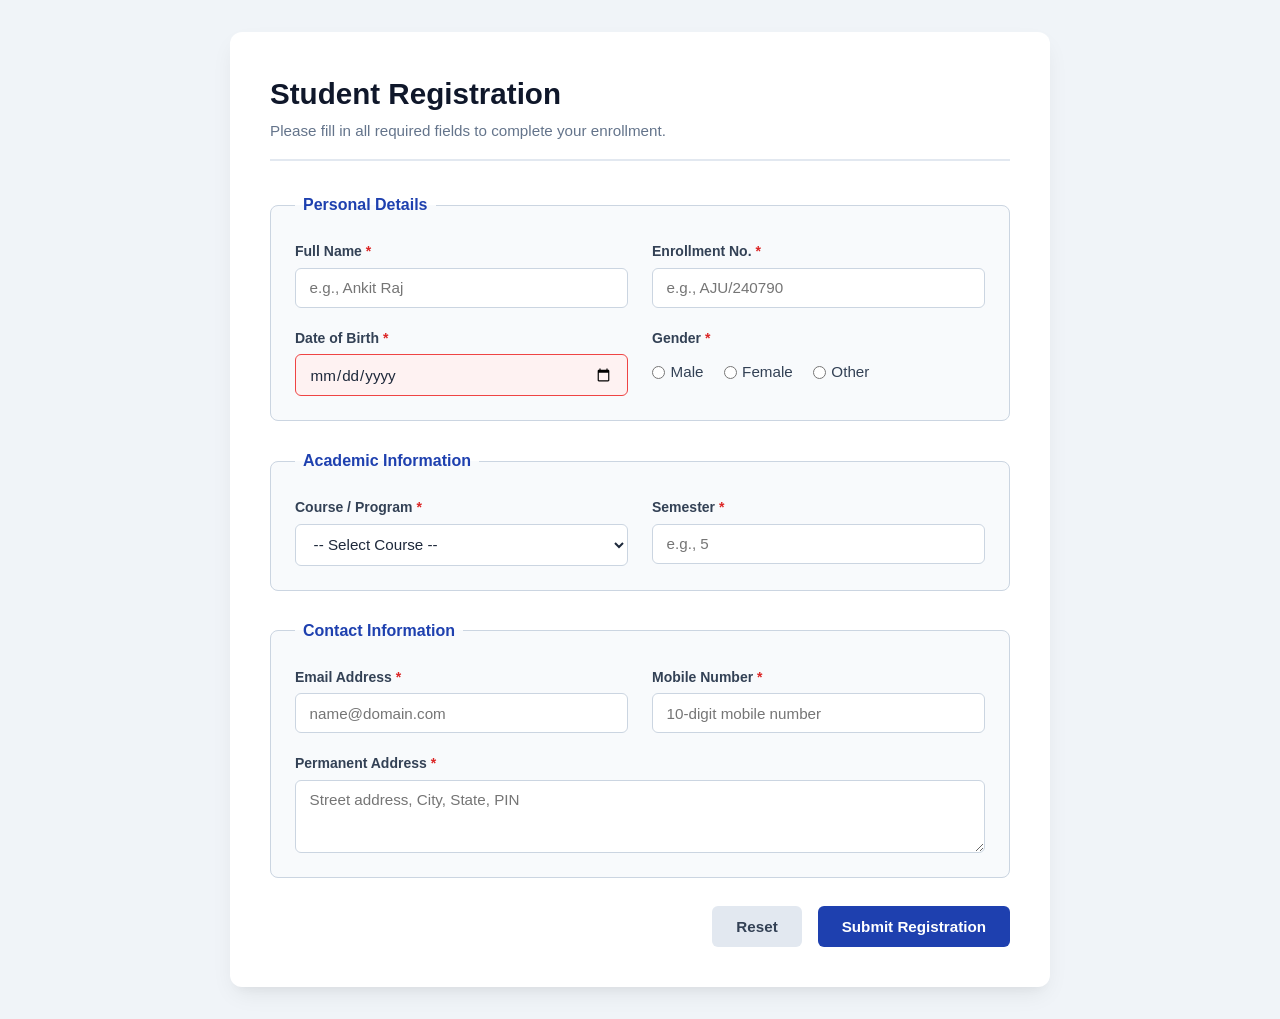
<file: exp2/index.html>
<!doctype html>
<html lang="en">
  <head>
    <meta charset="UTF-8" />
    <meta name="viewport" content="width=device-width, initial-scale=1.0" />
    <meta
      name="description"
      content="Responsive Student Registration Form using HTML5 and CSS3"
    />
    <title>Student Registration Form</title>
    <link rel="stylesheet" href="style.css" />
  </head>
  <body>
    <main class="container">
      <header class="form-header">
        <h1>Student Registration</h1>
        <p>Please fill in all required fields to complete your enrollment.</p>
      </header>

      <form action="#" method="POST" class="registration-form" novalidate>
        <!-- Personal Details Section -->
        <fieldset class="form-group-fieldset">
          <legend>Personal Details</legend>
          <div class="grid-layout">
            <div class="form-control">
              <label for="fullName"
                >Full Name <span class="required">*</span></label
              >
              <input
                type="text"
                id="fullName"
                name="fullName"
                placeholder="e.g., Ankit Raj"
                required
                minlength="2"
                pattern="[A-Za-z\s]+"
                title="Only letters and spaces are allowed"
              />
            </div>

            <div class="form-control">
              <label for="enrollmentNo"
                >Enrollment No. <span class="required">*</span></label
              >
              <input
                type="text"
                id="enrollmentNo"
                name="enrollmentNo"
                placeholder="e.g., AJU/240790"
                required
                pattern="[A-Za-z0-9/_-]{6,15}"
                title="Alpha-numeric format (6 to 15 characters)"
              />
            </div>

            <div class="form-control">
              <label for="dob"
                >Date of Birth <span class="required">*</span></label
              >
              <input
                type="date"
                id="dob"
                name="dob"
                required
                min="1990-01-01"
                max="2012-12-31"
              />
            </div>

            <div class="form-control">
              <span class="label-heading"
                >Gender <span class="required">*</span></span
              >
              <div class="radio-group">
                <label class="radio-label">
                  <input type="radio" name="gender" value="male" required />
                  Male
                </label>
                <label class="radio-label">
                  <input type="radio" name="gender" value="female" /> Female
                </label>
                <label class="radio-label">
                  <input type="radio" name="gender" value="other" /> Other
                </label>
              </div>
            </div>
          </div>
        </fieldset>

        <!-- Academic Details Section -->
        <fieldset class="form-group-fieldset">
          <legend>Academic Information</legend>
          <div class="grid-layout">
            <div class="form-control">
              <label for="course"
                >Course / Program <span class="required">*</span></label
              >
              <select id="course" name="course" required>
                <option value="" disabled selected>-- Select Course --</option>
                <option value="btech_cse">
                  B.Tech - Computer Science &amp; Engineering
                </option>
                <option value="btech_ece">
                  B.Tech - Electronics &amp; Communication
                </option>
                <option value="bca">
                  Bachelor of Computer Applications (BCA)
                </option>
                <option value="mca">
                  Master of Computer Applications (MCA)
                </option>
                <option value="mtech_cse">M.Tech - Computer Science</option>
              </select>
            </div>

            <div class="form-control">
              <label for="semester"
                >Semester <span class="required">*</span></label
              >
              <input
                type="number"
                id="semester"
                name="semester"
                placeholder="e.g., 5"
                min="1"
                max="8"
                required
              />
            </div>
          </div>
        </fieldset>

        <!-- Contact & Communication Details Section -->
        <fieldset class="form-group-fieldset">
          <legend>Contact Information</legend>
          <div class="grid-layout">
            <div class="form-control">
              <label for="email"
                >Email Address <span class="required">*</span></label
              >
              <input
                type="email"
                id="email"
                name="email"
                placeholder="name@domain.com"
                required
              />
            </div>

            <div class="form-control">
              <label for="mobile"
                >Mobile Number <span class="required">*</span></label
              >
              <input
                type="tel"
                id="mobile"
                name="mobile"
                placeholder="10-digit mobile number"
                pattern="[0-9]{10}"
                required
                title="Please enter a valid 10-digit phone number"
              />
            </div>

            <div class="form-control full-width">
              <label for="address"
                >Permanent Address <span class="required">*</span></label
              >
              <textarea
                id="address"
                name="address"
                rows="3"
                placeholder="Street address, City, State, PIN"
                required
                minlength="10"
              ></textarea>
            </div>
          </div>
        </fieldset>

        <!-- Form Action Buttons -->
        <div class="button-group">
          <button type="reset" class="btn btn-secondary">Reset</button>
          <button type="submit" class="btn btn-primary">
            Submit Registration
          </button>
        </div>
      </form>
    </main>
  </body>
</html>
</file>
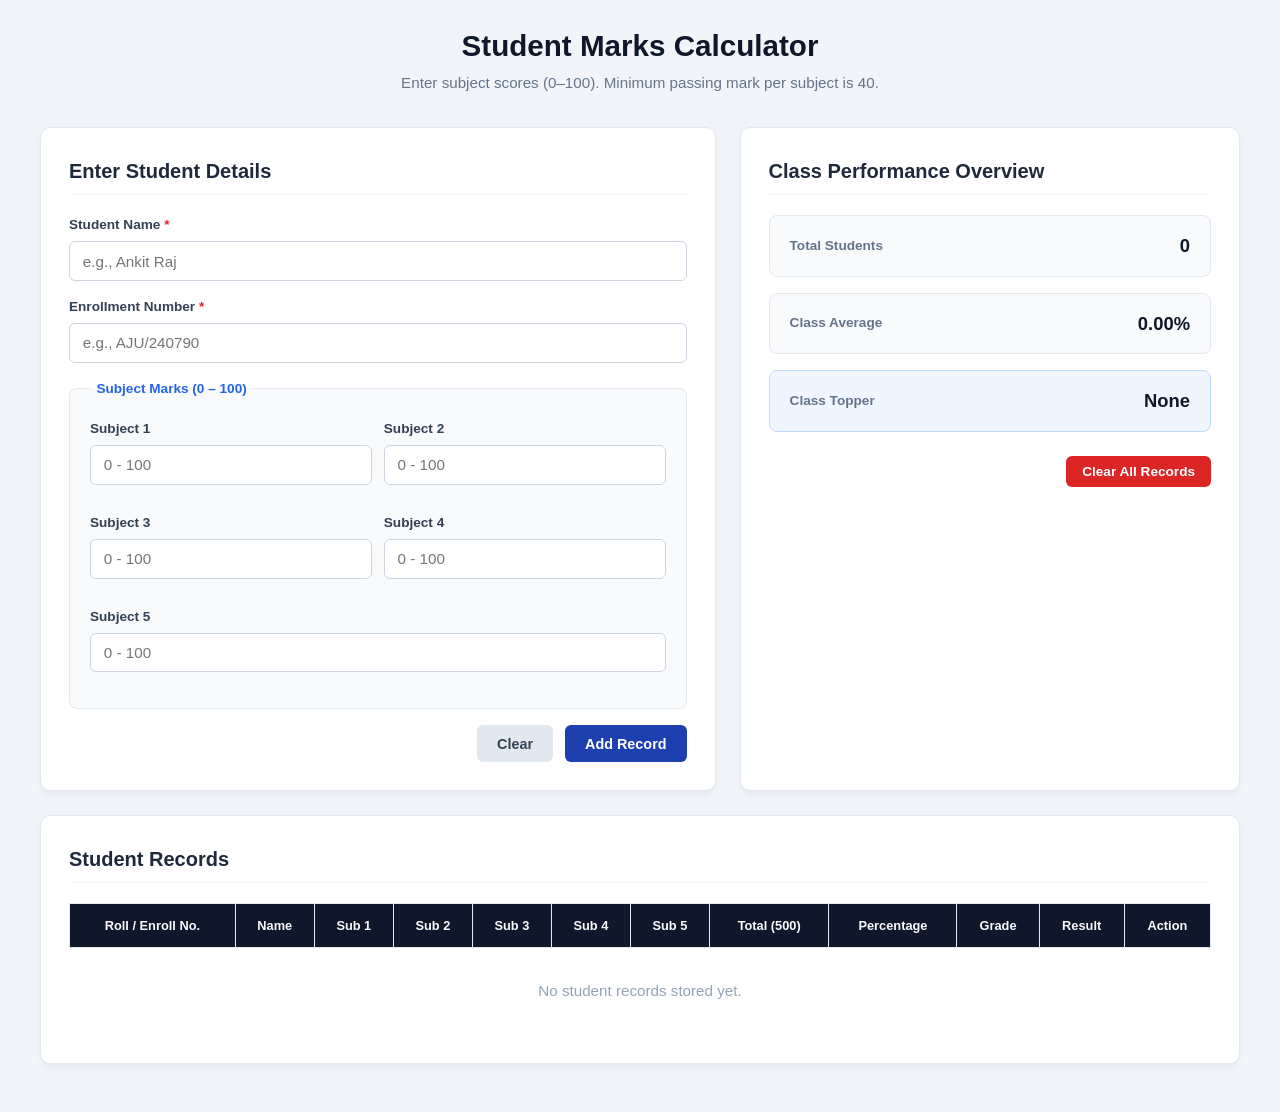
<file: exp4/index.html>
<!doctype html>
<html lang="en">
  <head>
    <meta charset="UTF-8" />
    <meta name="viewport" content="width=device-width, initial-scale=1.0" />
    <title>Student Marks Calculator &amp; Analytics</title>
    <link rel="stylesheet" href="style.css" />
  </head>
  <body>
    <main class="container">
      <header class="app-header">
        <h1>Student Marks Calculator</h1>
        <p>
          Enter subject scores (0&ndash;100). Minimum passing mark per subject
          is 40.
        </p>
      </header>

      <div class="layout-grid">
        <!-- Input Form -->
        <section class="card form-section">
          <h2>Enter Student Details</h2>
          <form id="marksForm" novalidate>
            <div class="form-control">
              <label for="studentName"
                >Student Name <span class="required">*</span></label
              >
              <input
                type="text"
                id="studentName"
                placeholder="e.g., Ankit Raj"
                required
              />
            </div>

            <div class="form-control">
              <label for="enrollmentNo"
                >Enrollment Number <span class="required">*</span></label
              >
              <input
                type="text"
                id="enrollmentNo"
                placeholder="e.g., AJU/240790"
                required
              />
            </div>

            <fieldset class="subjects-fieldset">
              <legend>Subject Marks (0 &ndash; 100)</legend>

              <div class="subject-grid">
                <div class="form-control">
                  <label for="sub1">Subject 1</label>
                  <input
                    type="number"
                    id="sub1"
                    min="0"
                    max="100"
                    placeholder="0 - 100"
                    required
                  />
                </div>
                <div class="form-control">
                  <label for="sub2">Subject 2</label>
                  <input
                    type="number"
                    id="sub2"
                    min="0"
                    max="100"
                    placeholder="0 - 100"
                    required
                  />
                </div>
                <div class="form-control">
                  <label for="sub3">Subject 3</label>
                  <input
                    type="number"
                    id="sub3"
                    min="0"
                    max="100"
                    placeholder="0 - 100"
                    required
                  />
                </div>
                <div class="form-control">
                  <label for="sub4">Subject 4</label>
                  <input
                    type="number"
                    id="sub4"
                    min="0"
                    max="100"
                    placeholder="0 - 100"
                    required
                  />
                </div>
                <div class="form-control full-col">
                  <label for="sub5">Subject 5</label>
                  <input
                    type="number"
                    id="sub5"
                    min="0"
                    max="100"
                    placeholder="0 - 100"
                    required
                  />
                </div>
              </div>
            </fieldset>

            <!-- Inline validation/status message container -->
            <div
              id="statusMessage"
              class="status-msg"
              role="alert"
              aria-live="polite"
            ></div>

            <div class="button-group">
              <button type="reset" class="btn btn-secondary" id="resetBtn">
                Clear
              </button>
              <button type="submit" class="btn btn-primary">Add Record</button>
            </div>
          </form>
        </section>

        <!-- Analytics Dashboard -->
        <section class="card analytics-section">
          <h2>Class Performance Overview</h2>
          <div class="analytics-grid">
            <div class="stat-box">
              <span class="stat-label">Total Students</span>
              <span class="stat-value" id="totalStudentsCount">0</span>
            </div>
            <div class="stat-box">
              <span class="stat-label">Class Average</span>
              <span class="stat-value" id="classAverageValue">0.00%</span>
            </div>
            <div class="stat-box highlight">
              <span class="stat-label">Class Topper</span>
              <span class="stat-value" id="classTopperValue">None</span>
            </div>
          </div>

          <div class="storage-action">
            <button type="button" class="btn btn-danger" id="clearRecordsBtn">
              Clear All Records
            </button>
          </div>
        </section>
      </div>

      <!-- Dynamic Result Table -->
      <section class="card table-section">
        <h2>Student Records</h2>
        <div class="table-responsive">
          <table class="result-table" id="recordsTable">
            <caption>
              Recorded Student Evaluations
            </caption>
            <thead>
              <tr>
                <th scope="col">Roll / Enroll No.</th>
                <th scope="col">Name</th>
                <th scope="col">Sub 1</th>
                <th scope="col">Sub 2</th>
                <th scope="col">Sub 3</th>
                <th scope="col">Sub 4</th>
                <th scope="col">Sub 5</th>
                <th scope="col">Total (500)</th>
                <th scope="col">Percentage</th>
                <th scope="col">Grade</th>
                <th scope="col">Result</th>
                <th scope="col">Action</th>
              </tr>
            </thead>
            <tbody id="recordsTableBody">
              <!-- Dynamically populated via DOM manipulation -->
            </tbody>
          </table>
          <div id="emptyTableMessage" class="empty-state">
            No student records stored yet.
          </div>
        </div>
      </section>
    </main>

    <script src="script.js"></script>
  </body>
</html>
</file>
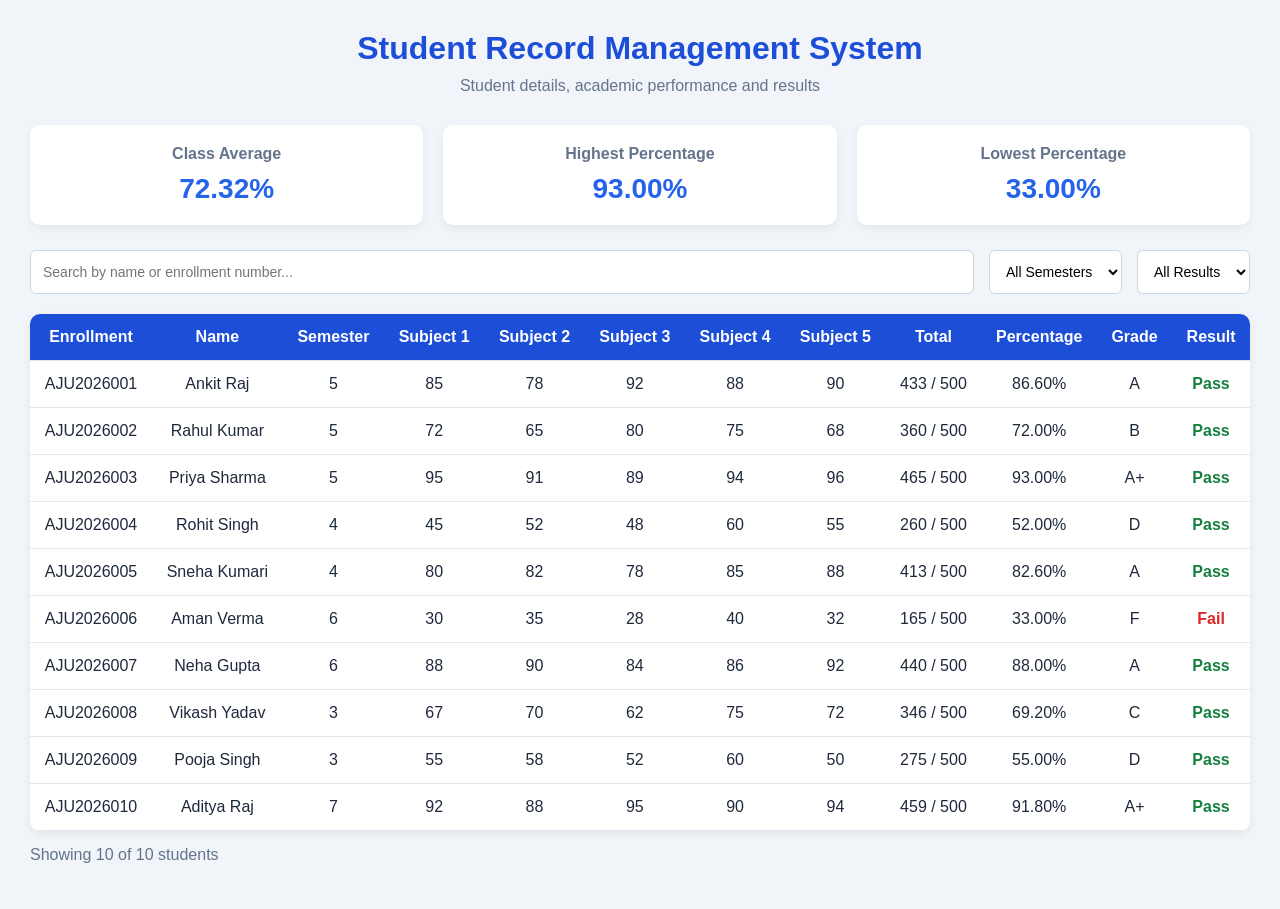
<file: exp7/index.html>
<!doctype html>
<html lang="en">
  <head>
    <meta charset="UTF-8" />
    <meta name="viewport" content="width=device-width, initial-scale=1.0" />

    <title>Student Record Management</title>

    <link rel="stylesheet" href="style.css" />
  </head>

  <body>
    <div class="container">
      <h1>Student Record Management System</h1>

      <p class="subtitle">Student details, academic performance and results</p>

      <!-- Summary Statistics -->
      <div class="summary">
        <div class="card">
          <h3>Class Average</h3>
          <p id="classAverage">0%</p>
        </div>

        <div class="card">
          <h3>Highest Percentage</h3>
          <p id="highestPercentage">0%</p>
        </div>

        <div class="card">
          <h3>Lowest Percentage</h3>
          <p id="lowestPercentage">0%</p>
        </div>
      </div>

      <!-- Search and Filters -->
      <div class="controls">
        <input
          type="text"
          id="searchInput"
          placeholder="Search by name or enrollment number..."
        />

        <select id="semesterFilter">
          <option value="all">All Semesters</option>
          <option value="1">Semester 1</option>
          <option value="2">Semester 2</option>
          <option value="3">Semester 3</option>
          <option value="4">Semester 4</option>
          <option value="5">Semester 5</option>
          <option value="6">Semester 6</option>
          <option value="7">Semester 7</option>
          <option value="8">Semester 8</option>
        </select>

        <select id="resultFilter">
          <option value="all">All Results</option>
          <option value="Pass">Pass</option>
          <option value="Fail">Fail</option>
        </select>
      </div>

      <!-- Student Table -->
      <div class="table-container">
        <table>
          <thead>
            <tr>
              <th onclick="sortTable('enrollment')">Enrollment</th>

              <th onclick="sortTable('name')">Name</th>

              <th onclick="sortTable('semester')">Semester</th>

              <th>Subject 1</th>
              <th>Subject 2</th>
              <th>Subject 3</th>
              <th>Subject 4</th>
              <th>Subject 5</th>

              <th onclick="sortTable('total')">Total</th>

              <th onclick="sortTable('percentage')">Percentage</th>

              <th onclick="sortTable('grade')">Grade</th>

              <th onclick="sortTable('result')">Result</th>
            </tr>
          </thead>

          <tbody id="studentTable">
            <tr>
              <td colspan="12">Loading student records...</td>
            </tr>
          </tbody>
        </table>
      </div>

      <p id="recordCount"></p>

      <p id="errorMessage" class="error"></p>
    </div>

    <script src="script.js"></script>
  </body>
</html>
</file>
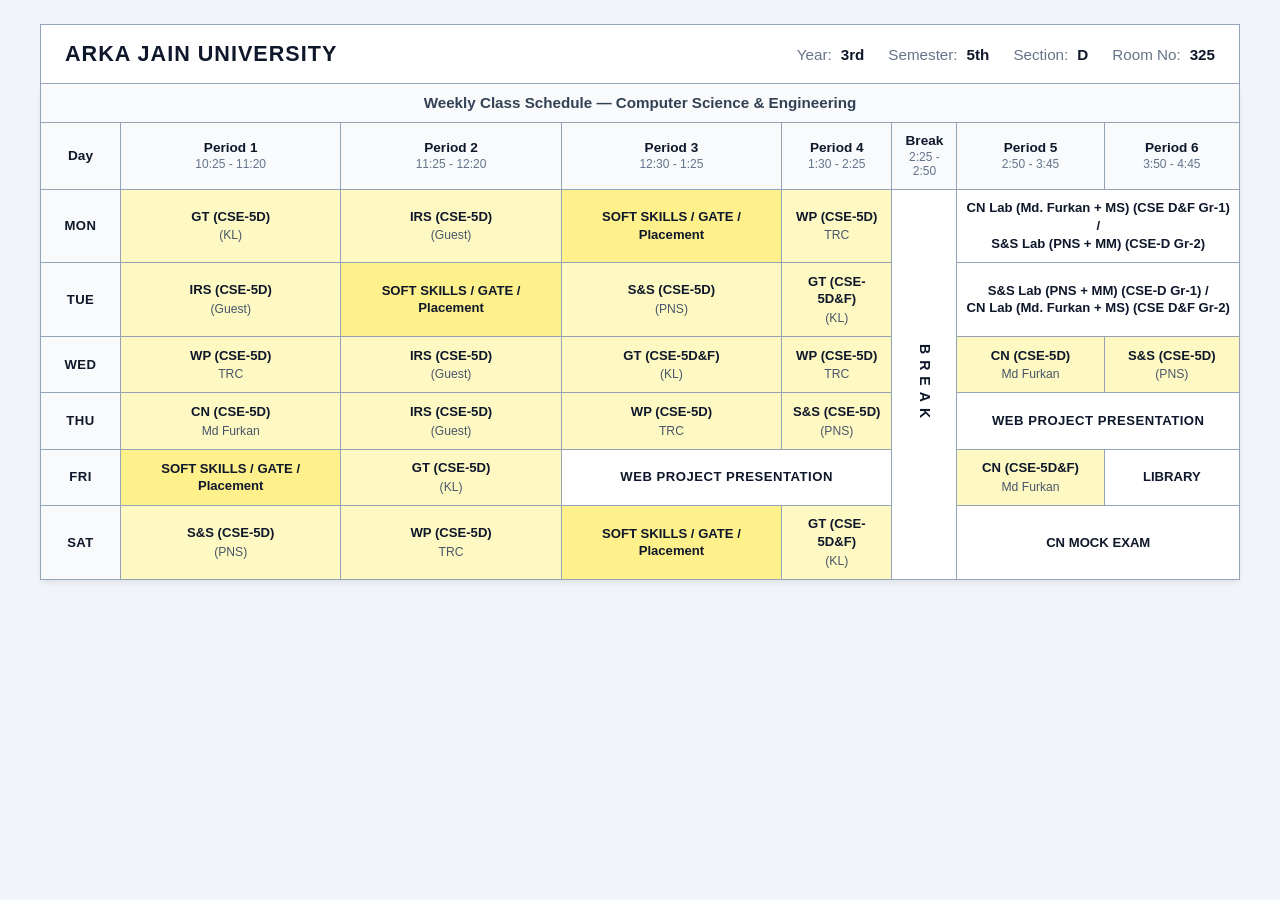
<file: exp3/timetable.html>
<!doctype html>
<html lang="en">
  <head>
    <meta charset="UTF-8" />
    <meta name="viewport" content="width=device-width, initial-scale=1.0" />
    <title>ARKA JAIN UNIVERSITY - Timetable</title>
    <link rel="stylesheet" href="timetable.css" />
  </head>
  <body>
    <main class="page-container">
      <!-- Institution Title & Details Header -->
      <header class="university-header">
        <h1 class="university-title">ARKA JAIN UNIVERSITY</h1>
        <div class="timetable-meta">
          <div class="meta-item"><span>Year:</span> 3rd</div>
          <div class="meta-item"><span>Semester:</span> 5th</div>
          <div class="meta-item"><span>Section:</span> D</div>
          <div class="meta-item"><span>Room No:</span> 325</div>
        </div>
      </header>

      <!-- Responsive Table Container -->
      <div
        class="table-container"
        tabindex="0"
        role="region"
        aria-label="ARKA JAIN UNIVERSITY Class Timetable"
      >
        <table class="timetable">
          <caption>
            Weekly Class Schedule &mdash; Computer Science &amp; Engineering
          </caption>
          <thead>
            <tr>
              <th scope="col" class="th-day">Day</th>
              <th scope="col">
                Period 1<br /><span class="time-range">10:25 - 11:20</span>
              </th>
              <th scope="col">
                Period 2<br /><span class="time-range">11:25 - 12:20</span>
              </th>
              <th scope="col">
                Period 3<br /><span class="time-range">12:30 - 1:25</span>
              </th>
              <th scope="col">
                Period 4<br /><span class="time-range">1:30 - 2:25</span>
              </th>
              <th scope="col" class="th-break">
                Break<br /><span class="time-range">2:25 - 2:50</span>
              </th>
              <th scope="col">
                Period 5<br /><span class="time-range">2:50 - 3:45</span>
              </th>
              <th scope="col">
                Period 6<br /><span class="time-range">3:50 - 4:45</span>
              </th>
            </tr>
          </thead>
          <tbody>
            <!-- Monday -->
            <tr>
              <th scope="row" class="td-day">MON</th>
              <td class="cell-theory">
                <span class="subject">GT (CSE-5D)</span>
                <span class="instructor">(KL)</span>
              </td>
              <td class="cell-theory">
                <span class="subject">IRS (CSE-5D)</span>
                <span class="instructor">(Guest)</span>
              </td>
              <td class="cell-skill">
                <span class="subject">SOFT SKILLS / GATE / Placement</span>
              </td>
              <td class="cell-theory">
                <span class="subject">WP (CSE-5D)</span>
                <span class="instructor">TRC</span>
              </td>
              <!-- Break Spans All 6 Working Days -->
              <td rowspan="6" class="cell-break">
                <div class="vertical-break-text">BREAK</div>
              </td>
              <td colspan="2" class="cell-lab">
                <span class="subject"
                  >CN Lab (Md. Furkan + MS) (CSE D&amp;F Gr-1) /</span
                >
                <span class="subject">S&amp;S Lab (PNS + MM) (CSE-D Gr-2)</span>
              </td>
            </tr>

            <!-- Tuesday -->
            <tr>
              <th scope="row" class="td-day">TUE</th>
              <td class="cell-theory">
                <span class="subject">IRS (CSE-5D)</span>
                <span class="instructor">(Guest)</span>
              </td>
              <td class="cell-skill">
                <span class="subject">SOFT SKILLS / GATE / Placement</span>
              </td>
              <td class="cell-theory">
                <span class="subject">S&amp;S (CSE-5D)</span>
                <span class="instructor">(PNS)</span>
              </td>
              <td class="cell-theory">
                <span class="subject">GT (CSE-5D&amp;F)</span>
                <span class="instructor">(KL)</span>
              </td>
              <td colspan="2" class="cell-lab">
                <span class="subject"
                  >S&amp;S Lab (PNS + MM) (CSE-D Gr-1) /</span
                >
                <span class="subject"
                  >CN Lab (Md. Furkan + MS) (CSE D&amp;F Gr-2)</span
                >
              </td>
            </tr>

            <!-- Wednesday -->
            <tr>
              <th scope="row" class="td-day">WED</th>
              <td class="cell-theory">
                <span class="subject">WP (CSE-5D)</span>
                <span class="instructor">TRC</span>
              </td>
              <td class="cell-theory">
                <span class="subject">IRS (CSE-5D)</span>
                <span class="instructor">(Guest)</span>
              </td>
              <td class="cell-theory">
                <span class="subject">GT (CSE-5D&amp;F)</span>
                <span class="instructor">(KL)</span>
              </td>
              <td class="cell-theory">
                <span class="subject">WP (CSE-5D)</span>
                <span class="instructor">TRC</span>
              </td>
              <td class="cell-theory">
                <span class="subject">CN (CSE-5D)</span>
                <span class="instructor">Md Furkan</span>
              </td>
              <td class="cell-theory">
                <span class="subject">S&amp;S (CSE-5D)</span>
                <span class="instructor">(PNS)</span>
              </td>
            </tr>

            <!-- Thursday -->
            <tr>
              <th scope="row" class="td-day">THU</th>
              <td class="cell-theory">
                <span class="subject">CN (CSE-5D)</span>
                <span class="instructor">Md Furkan</span>
              </td>
              <td class="cell-theory">
                <span class="subject">IRS (CSE-5D)</span>
                <span class="instructor">(Guest)</span>
              </td>
              <td class="cell-theory">
                <span class="subject">WP (CSE-5D)</span>
                <span class="instructor">TRC</span>
              </td>
              <td class="cell-theory">
                <span class="subject">S&amp;S (CSE-5D)</span>
                <span class="instructor">(PNS)</span>
              </td>
              <td colspan="2" class="cell-presentation">
                <span class="subject">WEB PROJECT PRESENTATION</span>
              </td>
            </tr>

            <!-- Friday -->
            <tr>
              <th scope="row" class="td-day">FRI</th>
              <td class="cell-skill">
                <span class="subject">SOFT SKILLS / GATE / Placement</span>
              </td>
              <td class="cell-theory">
                <span class="subject">GT (CSE-5D)</span>
                <span class="instructor">(KL)</span>
              </td>
              <td colspan="2" class="cell-presentation">
                <span class="subject">WEB PROJECT PRESENTATION</span>
              </td>
              <td class="cell-theory">
                <span class="subject">CN (CSE-5D&amp;F)</span>
                <span class="instructor">Md Furkan</span>
              </td>
              <td class="cell-library">
                <span class="subject">LIBRARY</span>
              </td>
            </tr>

            <!-- Saturday -->
            <tr>
              <th scope="row" class="td-day">SAT</th>
              <td class="cell-theory">
                <span class="subject">S&amp;S (CSE-5D)</span>
                <span class="instructor">(PNS)</span>
              </td>
              <td class="cell-theory">
                <span class="subject">WP (CSE-5D)</span>
                <span class="instructor">TRC</span>
              </td>
              <td class="cell-skill">
                <span class="subject">SOFT SKILLS / GATE / Placement</span>
              </td>
              <td class="cell-theory">
                <span class="subject">GT (CSE-5D&amp;F)</span>
                <span class="instructor">(KL)</span>
              </td>
              <td colspan="2" class="cell-exam">
                <span class="subject">CN MOCK EXAM</span>
              </td>
            </tr>
          </tbody>
        </table>
      </div>
    </main>
  </body>
</html>
</file>
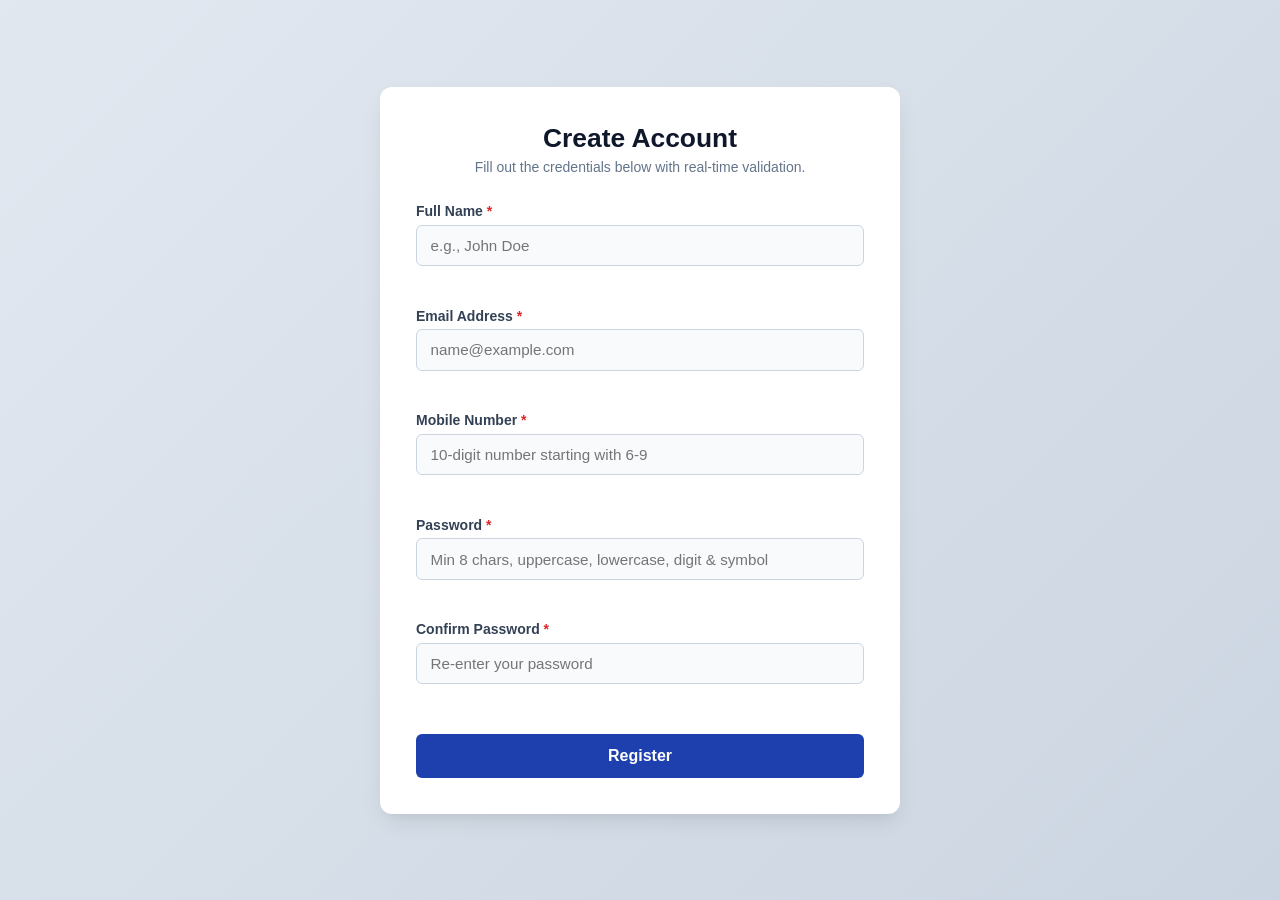
<file: exp5/online.html>
<!doctype html>
<html lang="en">
  <head>
    <meta charset="UTF-8" />
    <meta name="viewport" content="width=device-width, initial-scale=1.0" />
    <title>Online Registration Form</title>
    <style>
      /* Reset & Base Styles */
      * {
        box-sizing: border-box;
        margin: 0;
        padding: 0;
      }

      body {
        font-family:
          -apple-system, BlinkMacSystemFont, "Segoe UI", Roboto, Helvetica,
          Arial, sans-serif;
        background: linear-gradient(135deg, #e2e8f0 0%, #cbd5e1 100%);
        color: #1e293b;
        min-height: 100vh;
        display: flex;
        justify-content: center;
        align-items: center;
        padding: 2rem 1rem;
      }

      /* Form Container */
      .form-card {
        background-color: #ffffff;
        width: 100%;
        max-width: 520px;
        padding: 2.25rem;
        border-radius: 12px;
        box-shadow:
          0 10px 25px -5px rgba(0, 0, 0, 0.1),
          0 8px 10px -6px rgba(0, 0, 0, 0.04);
      }

      .form-header {
        margin-bottom: 1.75rem;
        text-align: center;
      }

      .form-header h2 {
        font-size: 1.65rem;
        font-weight: 700;
        color: #0f172a;
      }

      .form-header p {
        font-size: 0.875rem;
        color: #64748b;
        margin-top: 0.35rem;
      }

      /* Form Field Layout */
      .form-group {
        margin-bottom: 1.25rem;
        display: flex;
        flex-direction: column;
      }

      label {
        font-size: 0.875rem;
        font-weight: 600;
        color: #334155;
        margin-bottom: 0.35rem;
      }

      .required-star {
        color: #dc2626;
      }

      input {
        width: 100%;
        padding: 0.7rem 0.85rem;
        font-size: 0.95rem;
        font-family: inherit;
        color: #1e293b;
        background-color: #f8fafc;
        border: 1.5px solid #cbd5e1;
        border-radius: 6px;
        outline: none;
        transition:
          border-color 0.2s ease,
          box-shadow 0.2s ease,
          background-color 0.2s ease;
      }

      input:focus {
        background-color: #ffffff;
        border-color: #2563eb;
        box-shadow: 0 0 0 3px rgba(37, 99, 235, 0.2);
      }

      /* Valid and Invalid Field States */
      input.invalid {
        border-color: #dc2626 !important;
        background-color: #fef2f2 !important;
      }

      input.invalid:focus {
        box-shadow: 0 0 0 3px rgba(220, 38, 38, 0.2) !important;
      }

      input.valid {
        border-color: #16a34a !important;
        background-color: #f0fdf4 !important;
      }

      /* Error Message Label */
      .error-msg {
        font-size: 0.78rem;
        color: #dc2626;
        font-weight: 500;
        margin-top: 0.35rem;
        min-height: 1rem;
        line-height: 1.2;
      }

      /* Password Strength Indicator */
      .meter-container {
        margin-top: 0.5rem;
        display: none;
      }

      .meter-bar {
        height: 6px;
        width: 100%;
        background-color: #e2e8f0;
        border-radius: 3px;
        overflow: hidden;
        margin-bottom: 0.25rem;
      }

      .meter-fill {
        height: 100%;
        width: 0%;
        transition:
          width 0.3s ease,
          background-color 0.3s ease;
      }

      .strength-text {
        font-size: 0.75rem;
        font-weight: 600;
        display: flex;
        justify-content: space-between;
      }

      /* Submit Button */
      .btn-submit {
        width: 100%;
        padding: 0.8rem 1rem;
        margin-top: 0.5rem;
        background-color: #1e40af;
        color: #ffffff;
        border: none;
        border-radius: 6px;
        font-size: 1rem;
        font-weight: 600;
        cursor: pointer;
        transition:
          background-color 0.2s ease,
          transform 0.1s ease,
          box-shadow 0.2s ease;
      }

      .btn-submit:hover {
        background-color: #1d4ed8;
        box-shadow: 0 4px 6px -1px rgba(30, 64, 175, 0.3);
      }

      .btn-submit:active {
        transform: translateY(1px);
      }

      /* Form Notification Message */
      .form-alert {
        display: none;
        padding: 0.75rem 1rem;
        margin-bottom: 1.25rem;
        border-radius: 6px;
        font-size: 0.875rem;
        font-weight: 500;
        text-align: center;
      }

      .form-alert.success {
        display: block;
        background-color: #dcfce7;
        border: 1px solid #86efac;
        color: #15803d;
      }
    </style>
  </head>
  <body>
    <main class="form-card">
      <header class="form-header">
        <h2>Create Account</h2>
        <p>Fill out the credentials below with real-time validation.</p>
      </header>

      <div
        id="formAlert"
        class="form-alert"
        role="alert"
        aria-live="polite"
      ></div>

      <form id="registrationForm" novalidate>
        <!-- Full Name -->
        <div class="form-group">
          <label for="fullName"
            >Full Name <span class="required-star">*</span></label
          >
          <input
            type="text"
            id="fullName"
            placeholder="e.g., John Doe"
            autocomplete="name"
          />
          <span class="error-msg" id="fullNameError"></span>
        </div>

        <!-- Email Address -->
        <div class="form-group">
          <label for="email"
            >Email Address <span class="required-star">*</span></label
          >
          <input
            type="email"
            id="email"
            placeholder="name@example.com"
            autocomplete="email"
          />
          <span class="error-msg" id="emailError"></span>
        </div>

        <!-- Mobile Number -->
        <div class="form-group">
          <label for="mobile"
            >Mobile Number <span class="required-star">*</span></label
          >
          <input
            type="tel"
            id="mobile"
            placeholder="10-digit number starting with 6-9"
            maxlength="10"
            autocomplete="tel"
          />
          <span class="error-msg" id="mobileError"></span>
        </div>

        <!-- Password -->
        <div class="form-group">
          <label for="password"
            >Password <span class="required-star">*</span></label
          >
          <input
            type="password"
            id="password"
            placeholder="Min 8 chars, uppercase, lowercase, digit & symbol"
            autocomplete="new-password"
          />

          <!-- Password Strength Meter -->
          <div class="meter-container" id="meterContainer">
            <div class="meter-bar">
              <div class="meter-fill" id="meterFill"></div>
            </div>
            <div class="strength-text">
              <span style="color: #64748b">Strength:</span>
              <span id="strengthLabel">Weak</span>
            </div>
          </div>

          <span class="error-msg" id="passwordError"></span>
        </div>

        <!-- Confirm Password -->
        <div class="form-group">
          <label for="confirmPassword"
            >Confirm Password <span class="required-star">*</span></label
          >
          <input
            type="password"
            id="confirmPassword"
            placeholder="Re-enter your password"
            autocomplete="new-password"
          />
          <span class="error-msg" id="confirmPasswordError"></span>
        </div>

        <!-- Submit Button -->
        <button type="submit" class="btn-submit">Register</button>
      </form>
    </main>

    <script>
      // DOM Elements
      const form = document.getElementById("registrationForm");
      const formAlert = document.getElementById("formAlert");
      const fullName = document.getElementById("fullName");
      const email = document.getElementById("email");
      const mobile = document.getElementById("mobile");
      const password = document.getElementById("password");
      const confirmPassword = document.getElementById("confirmPassword");

      const meterContainer = document.getElementById("meterContainer");
      const meterFill = document.getElementById("meterFill");
      const strengthLabel = document.getElementById("strengthLabel");

      // Regular Expression Patterns
      const REGEX = {
        name: /^[A-Za-z\s]{2,50}$/,
        email: /^[a-zA-Z0-9._%+-]+@[a-zA-Z0-9.-]+\.[a-zA-Z]{2,}$/,
        mobile: /^[6-9]\d{9}$/,
        // At least 8 chars, 1 uppercase, 1 lowercase, 1 digit, 1 special character
        password:
          /^(?=.*[a-z])(?=.*[A-Z])(?=.*\d)(?=.*[!@#$%^&*()_+\-=\[\]{};':"\\|,.<>\/?]).{8,}$/,
      };

      // Helper functions for UI feedback
      function setInvalid(input, errorElementId, message) {
        input.classList.remove("valid");
        input.classList.add("invalid");
        const errEl = document.getElementById(errorElementId);
        if (errEl) errEl.textContent = message;
        return false;
      }

      function setValid(input, errorElementId) {
        input.classList.remove("invalid");
        input.classList.add("valid");
        const errEl = document.getElementById(errorElementId);
        if (errEl) errEl.textContent = "";
        return true;
      }

      // Individual Validation Functions
      function validateName() {
        const val = fullName.value.trim();
        if (!val) {
          return setInvalid(fullName, "fullNameError", "Name is required.");
        }
        if (!REGEX.name.test(val)) {
          return setInvalid(
            fullName,
            "fullNameError",
            "Name must be 2–50 characters and contain letters/spaces only.",
          );
        }
        return setValid(fullName, "fullNameError");
      }

      function validateEmail() {
        const val = email.value.trim();
        if (!val) {
          return setInvalid(email, "emailError", "Email address is required.");
        }
        if (!REGEX.email.test(val)) {
          return setInvalid(
            email,
            "emailError",
            "Please enter a valid email address (e.g., user@domain.com).",
          );
        }
        return setValid(email, "emailError");
      }

      function validateMobile() {
        const val = mobile.value.trim();
        if (!val) {
          return setInvalid(
            mobile,
            "mobileError",
            "Mobile number is required.",
          );
        }
        if (!REGEX.mobile.test(val)) {
          return setInvalid(
            mobile,
            "mobileError",
            "Must be a 10-digit number starting with 6, 7, 8, or 9.",
          );
        }
        return setValid(mobile, "mobileError");
      }

      function updatePasswordMeter(val) {
        if (!val) {
          meterContainer.style.display = "none";
          return;
        }
        meterContainer.style.display = "block";

        let score = 0;
        if (val.length >= 8) score++;
        if (/[A-Z]/.test(val)) score++;
        if (/[a-z]/.test(val)) score++;
        if (/\d/.test(val)) score++;
        if (/[!@#$%^&*()_+\-=\[\]{};':"\\|,.<>\/?]/.test(val)) score++;

        // Map score (1 to 5) to colors and width
        switch (score) {
          case 1:
          case 2:
            meterFill.style.width = "30%";
            meterFill.style.backgroundColor = "#ef4444";
            strengthLabel.textContent = "Weak";
            strengthLabel.style.color = "#ef4444";
            break;
          case 3:
          case 4:
            meterFill.style.width = "70%";
            meterFill.style.backgroundColor = "#f59e0b";
            strengthLabel.textContent = "Moderate";
            strengthLabel.style.color = "#d97706";
            break;
          case 5:
            meterFill.style.width = "100%";
            meterFill.style.backgroundColor = "#16a34a";
            strengthLabel.textContent = "Strong";
            strengthLabel.style.color = "#16a34a";
            break;
          default:
            meterFill.style.width = "0%";
        }
      }

      function validatePassword() {
        const val = password.value;
        updatePasswordMeter(val);

        if (!val) {
          return setInvalid(password, "passwordError", "Password is required.");
        }
        if (!REGEX.password.test(val)) {
          return setInvalid(
            password,
            "passwordError",
            "Requires at least 8 chars with 1 uppercase, 1 lowercase, 1 number, and 1 special symbol.",
          );
        }

        // Re-validate confirm password if it already has content
        if (confirmPassword.value) {
          validateConfirmPassword();
        }

        return setValid(password, "passwordError");
      }

      function validateConfirmPassword() {
        const pVal = password.value;
        const cpVal = confirmPassword.value;

        if (!cpVal) {
          return setInvalid(
            confirmPassword,
            "confirmPasswordError",
            "Please confirm your password.",
          );
        }
        if (cpVal !== pVal) {
          return setInvalid(
            confirmPassword,
            "confirmPasswordError",
            "Passwords do not match.",
          );
        }
        return setValid(confirmPassword, "confirmPasswordError");
      }

      // Attach Real-Time Event Listeners (input and blur)
      fullName.addEventListener("input", validateName);
      fullName.addEventListener("blur", validateName);

      email.addEventListener("input", validateEmail);
      email.addEventListener("blur", validateEmail);

      mobile.addEventListener("input", validateMobile);
      mobile.addEventListener("blur", validateMobile);

      password.addEventListener("input", validatePassword);
      password.addEventListener("blur", validatePassword);

      confirmPassword.addEventListener("input", validateConfirmPassword);
      confirmPassword.addEventListener("blur", validateConfirmPassword);

      // Form Submission Handling
      form.addEventListener("submit", function (event) {
        // Prevent default page reload on submission
        event.preventDefault();

        // Run all validators
        const isNameValid = validateName();
        const isEmailValid = validateEmail();
        const isMobileValid = validateMobile();
        const isPassValid = validatePassword();
        const isConfirmValid = validateConfirmPassword();

        // Submit only if every field is valid
        if (
          isNameValid &&
          isEmailValid &&
          isMobileValid &&
          isPassValid &&
          isConfirmValid
        ) {
          formAlert.className = "form-alert success";
          formAlert.textContent =
            "Registration successful! All details validated.";

          // Reset form and styles after delay
          setTimeout(() => {
            form.reset();
            [fullName, email, mobile, password, confirmPassword].forEach(
              (input) => {
                input.classList.remove("valid", "invalid");
              },
            );
            meterContainer.style.display = "none";
            formAlert.style.display = "none";
          }, 3000);
        } else {
          formAlert.className = "form-alert";
          formAlert.style.display = "none";

          // Auto-focus the first invalid field
          const firstInvalid = form.querySelector("input.invalid");
          if (firstInvalid) {
            firstInvalid.focus();
          }
        }
      });
    </script>
  </body>
</html>
</file>
<file: exp2/style.css>
/* Base Resets & Typography */
* {
  box-sizing: border-box;
  margin: 0;
  padding: 0;
}

body {
  font-family:
    -apple-system, BlinkMacSystemFont, "Segoe UI", Roboto, Helvetica, Arial,
    sans-serif;
  background-color: #f0f4f8;
  color: #1e293b;
  line-height: 1.5;
  padding: 2rem 1rem;
}

/* Form Container */
.container {
  max-width: 820px;
  margin: 0 auto;
  background-color: #ffffff;
  border-radius: 12px;
  padding: 2.5rem;
  box-shadow:
    0 10px 25px -5px rgba(0, 0, 0, 0.08),
    0 8px 10px -6px rgba(0, 0, 0, 0.04);
}

.form-header {
  margin-bottom: 2rem;
  border-bottom: 2px solid #e2e8f0;
  padding-bottom: 1rem;
}

.form-header h1 {
  font-size: 1.85rem;
  font-weight: 700;
  color: #0f172a;
}

.form-header p {
  color: #64748b;
  font-size: 0.95rem;
  margin-top: 0.25rem;
}

/* Fieldset & Legend Styling */
.form-group-fieldset {
  border: 1px solid #cbd5e1;
  border-radius: 8px;
  padding: 1.5rem;
  margin-bottom: 1.75rem;
  background-color: #f8fafc;
}

legend {
  font-weight: 600;
  font-size: 1rem;
  color: #1e40af;
  padding: 0 0.5rem;
}

/* Grid Layout */
.grid-layout {
  display: grid;
  grid-template-columns: repeat(2, 1fr);
  gap: 1.25rem 1.5rem;
}

.full-width {
  grid-column: 1 / -1;
}

/* Input Fields & Controls */
.form-control {
  display: flex;
  flex-direction: column;
}

label,
.label-heading {
  font-size: 0.875rem;
  font-weight: 600;
  color: #334155;
  margin-bottom: 0.35rem;
}

.required {
  color: #dc2626;
}

input[type="text"],
input[type="email"],
input[type="tel"],
input[type="date"],
input[type="number"],
select,
textarea {
  width: 100%;
  padding: 0.65rem 0.85rem;
  font-size: 0.95rem;
  font-family: inherit;
  color: #1e293b;
  background-color: #ffffff;
  border: 1.5px solid #cbd5e1;
  border-radius: 6px;
  outline: none;
  transition:
    border-color 0.2s ease-in-out,
    box-shadow 0.2s ease-in-out,
    background-color 0.2s ease-in-out;
}

textarea {
  resize: vertical;
}

/* Radio Group Alignment */
.radio-group {
  display: flex;
  gap: 1.25rem;
  align-items: center;
  height: 42px;
}

.radio-label {
  display: inline-flex;
  align-items: center;
  gap: 0.35rem;
  font-weight: 400;
  font-size: 0.95rem;
  cursor: pointer;
}

/* State Transitions (:hover, :focus, :invalid) */
input:hover,
select:hover,
textarea:hover {
  border-color: #94a3b8;
}

input:focus,
select:focus,
textarea:focus {
  border-color: #2563eb;
  box-shadow: 0 0 0 3px rgba(37, 99, 235, 0.2);
}

/* Highlight invalid state on user interaction */
input:not(:placeholder-shown):invalid,
textarea:not(:placeholder-shown):invalid {
  border-color: #ef4444;
  background-color: #fef2f2;
}

input:not(:placeholder-shown):invalid:focus,
textarea:not(:placeholder-shown):invalid:focus {
  box-shadow: 0 0 0 3px rgba(239, 68, 68, 0.2);
}

/* Buttons */
.button-group {
  display: flex;
  justify-content: flex-end;
  gap: 1rem;
  margin-top: 1rem;
}

.btn {
  font-size: 0.95rem;
  font-weight: 600;
  padding: 0.75rem 1.5rem;
  border-radius: 6px;
  border: none;
  cursor: pointer;
  transition:
    background-color 0.2s ease-in-out,
    transform 0.1s ease-in-out,
    box-shadow 0.2s ease-in-out;
}

.btn-primary {
  background-color: #1e40af;
  color: #ffffff;
}

.btn-primary:hover {
  background-color: #1d4ed8;
  box-shadow: 0 4px 6px -1px rgba(30, 64, 175, 0.3);
}

.btn-primary:focus {
  outline: none;
  box-shadow: 0 0 0 3px rgba(37, 99, 235, 0.4);
}

.btn-secondary {
  background-color: #e2e8f0;
  color: #334155;
}

.btn-secondary:hover {
  background-color: #cbd5e1;
}

.btn-secondary:focus {
  outline: none;
  box-shadow: 0 0 0 3px rgba(148, 163, 184, 0.4);
}

.btn:active {
  transform: translateY(1px);
}

/* Responsive Breakpoints */
@media (max-width: 680px) {
  .container {
    padding: 1.5rem 1rem;
  }

  .grid-layout {
    grid-template-columns: 1fr;
    gap: 1rem;
  }

  .form-group-fieldset {
    padding: 1rem;
  }

  .button-group {
    flex-direction: column-reverse;
  }

  .btn {
    width: 100%;
  }
}
</file>
<file: exp4/style.css>
/* Base Resets & Global Typography */
* {
  box-sizing: border-box;
  margin: 0;
  padding: 0;
}

body {
  font-family:
    -apple-system, BlinkMacSystemFont, "Segoe UI", Roboto, Helvetica, Arial,
    sans-serif;
  background-color: #f1f5f9;
  color: #1e293b;
  line-height: 1.5;
  padding: 1.5rem 1rem;
}

.container {
  max-width: 1200px;
  margin: 0 auto;
}

.app-header {
  text-align: center;
  margin-bottom: 2rem;
}

.app-header h1 {
  font-size: 1.85rem;
  color: #0f172a;
  font-weight: 700;
}

.app-header p {
  color: #64748b;
  font-size: 0.95rem;
  margin-top: 0.25rem;
}

/* Card Component */
.card {
  background-color: #ffffff;
  border-radius: 10px;
  border: 1px solid #e2e8f0;
  box-shadow: 0 4px 6px -1px rgba(0, 0, 0, 0.05);
  padding: 1.75rem;
  margin-bottom: 1.5rem;
}

.card h2 {
  font-size: 1.25rem;
  font-weight: 600;
  color: #1e293b;
  margin-bottom: 1.25rem;
  border-bottom: 1px solid #f1f5f9;
  padding-bottom: 0.5rem;
}

/* Two-column Layout */
.layout-grid {
  display: grid;
  grid-template-columns: 1.35fr 1fr;
  gap: 1.5rem;
}

/* Form Controls */
.form-control {
  display: flex;
  flex-direction: column;
  margin-bottom: 1rem;
}

label {
  font-size: 0.85rem;
  font-weight: 600;
  color: #334155;
  margin-bottom: 0.35rem;
}

.required {
  color: #dc2626;
}

input[type="text"],
input[type="number"] {
  width: 100%;
  padding: 0.65rem 0.8rem;
  font-size: 0.95rem;
  color: #1e293b;
  background-color: #ffffff;
  border: 1.5px solid #cbd5e1;
  border-radius: 6px;
  outline: none;
  transition:
    border-color 0.2s,
    box-shadow 0.2s;
}

input:hover {
  border-color: #94a3b8;
}

input:focus {
  border-color: #2563eb;
  box-shadow: 0 0 0 3px rgba(37, 99, 235, 0.2);
}

/* Subject Grid */
.subjects-fieldset {
  border: 1px solid #e2e8f0;
  border-radius: 8px;
  padding: 1.25rem;
  margin: 1rem 0;
  background-color: #f8fafc;
}

.subjects-fieldset legend {
  font-size: 0.85rem;
  font-weight: 600;
  color: #2563eb;
  padding: 0 0.4rem;
}

.subject-grid {
  display: grid;
  grid-template-columns: 1fr 1fr;
  gap: 0.75rem;
}

.full-col {
  grid-column: 1 / -1;
}

/* Status / Validation Message */
.status-msg {
  display: none;
  font-size: 0.875rem;
  padding: 0.75rem 1rem;
  border-radius: 6px;
  margin-bottom: 1rem;
  font-weight: 500;
}

.status-msg.error {
  display: block;
  background-color: #fef2f2;
  color: #b91c1c;
  border: 1px solid #fecaca;
}

.status-msg.success {
  display: block;
  background-color: #f0fdf4;
  color: #15803d;
  border: 1px solid #bbf7d0;
}

/* Buttons */
.button-group {
  display: flex;
  justify-content: flex-end;
  gap: 0.75rem;
}

.btn {
  font-size: 0.9rem;
  font-weight: 600;
  padding: 0.65rem 1.25rem;
  border-radius: 6px;
  border: none;
  cursor: pointer;
  transition:
    background-color 0.2s,
    transform 0.1s;
}

.btn:active {
  transform: translateY(1px);
}

.btn-primary {
  background-color: #1e40af;
  color: #ffffff;
}

.btn-primary:hover {
  background-color: #1d4ed8;
}

.btn-secondary {
  background-color: #e2e8f0;
  color: #334155;
}

.btn-secondary:hover {
  background-color: #cbd5e1;
}

.btn-danger {
  background-color: #dc2626;
  color: #ffffff;
  padding: 0.5rem 1rem;
  font-size: 0.85rem;
}

.btn-danger:hover {
  background-color: #b91c1c;
}

.btn-delete-row {
  background: none;
  border: none;
  color: #dc2626;
  cursor: pointer;
  font-size: 0.85rem;
  font-weight: 600;
}

.btn-delete-row:hover {
  text-decoration: underline;
}

/* Analytics Cards */
.analytics-grid {
  display: flex;
  flex-direction: column;
  gap: 1rem;
}

.stat-box {
  background-color: #f8fafc;
  border: 1px solid #e2e8f0;
  border-radius: 8px;
  padding: 1rem 1.25rem;
  display: flex;
  justify-content: space-between;
  align-items: center;
}

.stat-box.highlight {
  background-color: #eff6ff;
  border-color: #bfdbfe;
}

.stat-label {
  font-size: 0.85rem;
  color: #64748b;
  font-weight: 600;
}

.stat-value {
  font-size: 1.15rem;
  font-weight: 700;
  color: #0f172a;
}

.storage-action {
  margin-top: 1.5rem;
  display: flex;
  justify-content: flex-end;
}

/* Table */
.table-responsive {
  width: 100%;
  overflow-x: auto;
}

.result-table {
  width: 100%;
  border-collapse: collapse;
  min-width: 820px;
  font-size: 0.875rem;
}

.result-table caption {
  display: none;
}

.result-table th,
.result-table td {
  border: 1px solid #e2e8f0;
  padding: 0.75rem 0.6rem;
  text-align: center;
}

.result-table thead th {
  background-color: #0f172a;
  color: #f8fafc;
  font-weight: 600;
  font-size: 0.8rem;
}

.result-table tbody tr:nth-child(even) {
  background-color: #f8fafc;
}

.result-table tbody tr:hover {
  background-color: #f1f5f9;
}

/* Badges */
.badge {
  display: inline-block;
  padding: 0.2rem 0.5rem;
  border-radius: 4px;
  font-weight: 700;
  font-size: 0.75rem;
}

.badge-pass {
  background-color: #dcfce7;
  color: #15803d;
}

.badge-fail {
  background-color: #fee2e2;
  color: #b91c1c;
}

.empty-state {
  text-align: center;
  padding: 2rem;
  color: #94a3b8;
  font-size: 0.95rem;
}

/* Responsive Breakpoints */
@media (max-width: 850px) {
  .layout-grid {
    grid-template-columns: 1fr;
  }
}

@media (max-width: 500px) {
  .subject-grid {
    grid-template-columns: 1fr;
  }
  .full-col {
    grid-column: auto;
  }
}
</file>
<file: exp7/style.css>
* {
  margin: 0;
  padding: 0;
  box-sizing: border-box;
}

body {
  font-family: Arial, sans-serif;
  background: #f1f5f9;
  color: #1e293b;
  padding: 30px;
}

.container {
  max-width: 1400px;
  margin: auto;
}

h1 {
  text-align: center;
  color: #1d4ed8;
  margin-bottom: 10px;
}

.subtitle {
  text-align: center;
  color: #64748b;
  margin-bottom: 30px;
}

.summary {
  display: flex;
  gap: 20px;
  margin-bottom: 25px;
}

.card {
  background: white;
  padding: 20px;
  flex: 1;
  text-align: center;
  border-radius: 10px;
  box-shadow: 0 3px 10px #00000010;
}

.card h3 {
  font-size: 16px;
  color: #64748b;
}

.card p {
  font-size: 28px;
  font-weight: bold;
  color: #2563eb;
  margin-top: 10px;
}

.controls {
  display: flex;
  gap: 15px;
  margin-bottom: 20px;
}

input,
select {
  padding: 12px;
  border: 1px solid #cbd5e1;
  border-radius: 6px;
  background: white;
  font-size: 14px;
}

input {
  flex: 1;
}

.table-container {
  overflow-x: auto;
  background: white;
  border-radius: 10px;
  box-shadow: 0 3px 10px #00000010;
}

table {
  width: 100%;
  border-collapse: collapse;
  min-width: 1100px;
}

th,
td {
  padding: 14px;
  text-align: center;
  border-bottom: 1px solid #e2e8f0;
}

th {
  background: #1d4ed8;
  color: white;
  cursor: pointer;
  white-space: nowrap;
}

th:hover {
  background: #1e40af;
}

tbody tr:hover {
  background: #eff6ff;
}

.pass {
  color: #15803d;
  font-weight: bold;
}

.fail {
  color: #dc2626;
  font-weight: bold;
}

.error {
  color: #dc2626;
  margin-top: 15px;
  font-weight: bold;
}

#recordCount {
  margin-top: 15px;
  color: #64748b;
}

@media (max-width: 768px) {
  body {
    padding: 15px;
  }

  .summary {
    flex-direction: column;
  }

  .controls {
    flex-direction: column;
  }
}
</file>
<file: exp3/timetable.css>
/* Base Reset & Layout */
* {
  box-sizing: border-box;
  margin: 0;
  padding: 0;
}

body {
  font-family:
    -apple-system, BlinkMacSystemFont, "Segoe UI", Roboto, Helvetica, Arial,
    sans-serif;
  background-color: #f1f5f9;
  color: #1e293b;
  padding: 1.5rem;
}

.page-container {
  max-width: 1200px;
  margin: 0 auto;
}

/* University Header Bar */
.university-header {
  display: flex;
  justify-content: space-between;
  align-items: center;
  flex-wrap: wrap;
  gap: 1rem;
  background-color: #ffffff;
  padding: 1rem 1.5rem;
  border: 1px solid #94a3b8;
  border-bottom: none;
}

.university-title {
  font-size: 1.35rem;
  font-weight: 800;
  letter-spacing: 1px;
  color: #0f172a;
}

.timetable-meta {
  display: flex;
  align-items: center;
  gap: 1.5rem;
  font-size: 0.95rem;
  font-weight: 700;
  color: #0f172a;
}

.timetable-meta .meta-item span {
  font-weight: 500;
  color: #64748b;
  margin-right: 0.3rem;
}

/* Scrollable Container */
.table-container {
  width: 100%;
  overflow-x: auto;
  -webkit-overflow-scrolling: touch;
  background-color: #ffffff;
  box-shadow: 0 4px 6px -1px rgba(0, 0, 0, 0.08);
}

/* Timetable Structure */
.timetable {
  width: 100%;
  border-collapse: collapse;
  min-width: 900px;
  text-align: center;
}

caption {
  font-weight: 600;
  font-size: 0.95rem;
  color: #334155;
  padding: 0.65rem 1rem;
  background-color: #f8fafc;
  border: 1px solid #94a3b8;
  border-bottom: none;
}

/* Table Head */
thead th {
  background-color: #f8fafc;
  color: #0f172a;
  border: 1px solid #94a3b8;
  padding: 0.65rem 0.4rem;
  font-size: 0.85rem;
  font-weight: 700;
}

.th-day {
  width: 80px;
}

.th-break {
  width: 65px;
}

.time-range {
  font-size: 0.75rem;
  font-weight: 500;
  color: #64748b;
  display: block;
  margin-top: 2px;
}

/* Table Body Cells */
.timetable td,
.timetable th.td-day {
  border: 1px solid #94a3b8;
  padding: 0.6rem 0.45rem;
  font-size: 0.82rem;
  vertical-align: middle;
  line-height: 1.35;
}

.td-day {
  background-color: #f8fafc;
  font-weight: 800;
  color: #0f172a;
  letter-spacing: 0.5px;
}

.subject {
  display: block;
  font-weight: 600;
  color: #0f172a;
}

.instructor {
  display: block;
  font-size: 0.76rem;
  font-weight: 500;
  color: #475569;
  margin-top: 2px;
}

/* Period & Session Colour Tints */
.cell-theory {
  background-color: #fef9c3; /* Matching subtle lecture tint */
}

.cell-skill {
  background-color: #fef08a; /* Warm yellow for placement/skills */
  font-size: 0.78rem;
}

.cell-lab {
  background-color: #ffffff;
  font-size: 0.78rem;
}

.cell-presentation {
  background-color: #ffffff;
  font-weight: 700;
  letter-spacing: 0.5px;
}

.cell-exam,
.cell-library {
  background-color: #ffffff;
  font-weight: 700;
}

/* Break Column (Vertical Text) */
.cell-break {
  background-color: #ffffff;
  color: #0f172a;
  font-weight: 800;
  padding: 0 !important;
}

.vertical-break-text {
  writing-mode: vertical-rl;
  letter-spacing: 6px;
  font-size: 0.88rem;
  margin: 0 auto;
}

/* Hover States */
tbody tr td:hover {
  filter: brightness(0.95);
  cursor: default;
}

/* Print Optimization (A4 Landscape) */
@media print {
  @page {
    size: A4 landscape;
    margin: 8mm 10mm;
  }

  body {
    background-color: #ffffff !important;
    padding: 0 !important;
  }

  .page-container {
    max-width: 100% !important;
  }

  .university-header {
    border: 1px solid #000000 !important;
    border-bottom: none !important;
    padding: 4px 12px !important;
  }

  .university-title {
    font-size: 11pt !important;
  }

  .timetable-meta {
    font-size: 8pt !important;
  }

  .table-container {
    overflow: visible !important;
    box-shadow: none !important;
  }

  .timetable {
    min-width: 100% !important;
    border-collapse: collapse !important;
  }

  caption {
    font-size: 8pt !important;
    padding: 2px 0 !important;
    border: 1px solid #000000 !important;
    border-bottom: none !important;
  }

  thead th,
  .timetable td,
  .timetable th.td-day {
    border: 0.5pt solid #000000 !important;
    padding: 4px 2px !important;
    font-size: 7.2pt !important;
    -webkit-print-color-adjust: exact;
    print-color-adjust: exact;
  }

  .time-range,
  .instructor {
    font-size: 6.2pt !important;
  }

  .cell-theory {
    background-color: #fef9c3 !important;
  }

  .cell-skill {
    background-color: #fef08a !important;
  }

  .vertical-break-text {
    letter-spacing: 4px !important;
    font-size: 7.5pt !important;
  }
}
</file>
